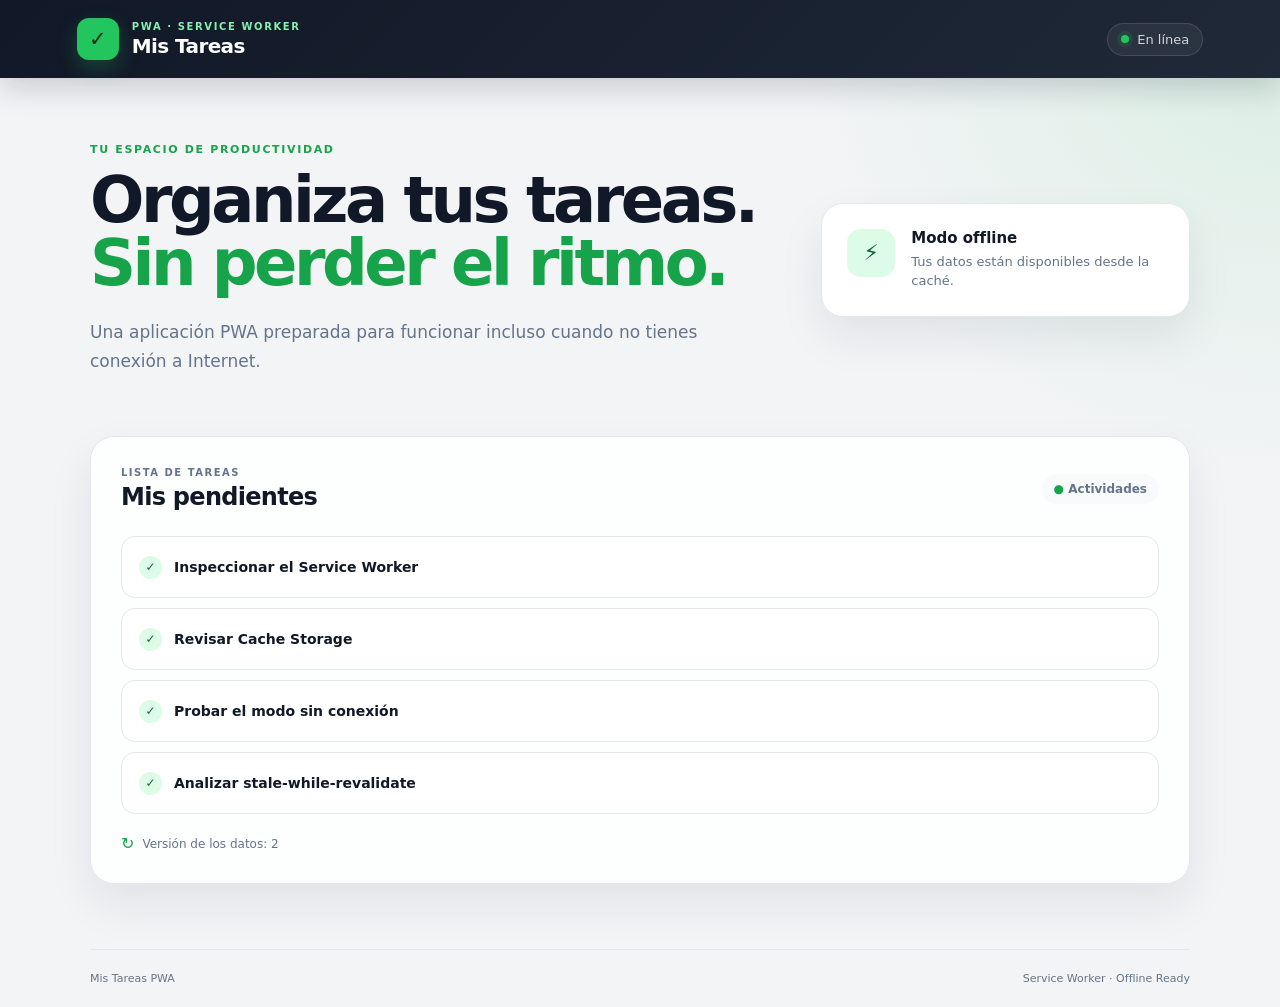
<file: index.html>
<!DOCTYPE html>
<html lang="es">

<head>
    <meta charset="UTF-8">
    <meta name="viewport" content="width=device-width, initial-scale=1">

    <meta name="theme-color" content="#111827">

    <title>Mis Tareas PWA</title>

    <link rel="manifest" href="manifest.webmanifest">
    <link rel="stylesheet" href="styles.css">
</head>

<body>

    <div class="app">

        <header class="header">

            <div class="brand">
                <div class="brand-icon">✓</div>

                <div>
                    <p class="eyebrow">PWA · SERVICE WORKER</p>
                    <h1>Mis Tareas</h1>
                </div>
            </div>

            <div class="status">
                <span class="status-dot"></span>
                <span id="estado-red">En línea</span>
            </div>

        </header>


        <main class="main">

            <section class="hero">

                <div>
                    <p class="hero-label">TU ESPACIO DE PRODUCTIVIDAD</p>

                    <h2>
                        Organiza tus tareas.
                        <span>Sin perder el ritmo.</span>
                    </h2>

                    <p class="hero-description">
                        Una aplicación PWA preparada para funcionar
                        incluso cuando no tienes conexión a Internet.
                    </p>
                </div>

                <div class="hero-card">

                    <div class="hero-card-icon">
                        ⚡
                    </div>

                    <div>
                        <strong>Modo offline</strong>
                        <p>Tus datos están disponibles desde la caché.</p>
                    </div>

                </div>

            </section>


            <section class="tasks-section">

                <div class="section-header">

                    <div>
                        <p class="section-label">LISTA DE TAREAS</p>
                        <h3>Mis pendientes</h3>
                    </div>

                    <div class="task-counter">
                        <span>●</span>
                        Actividades
                    </div>

                </div>

                <ul id="lista"></ul>

                <div class="data-version">
                    <span class="version-icon">↻</span>
                    <span id="origen">Cargando datos...</span>
                </div>

            </section>

        </main>


        <footer class="footer">

            <span>Mis Tareas PWA</span>

            <span>
                Service Worker · Offline Ready
            </span>

        </footer>

    </div>


    <div id="aviso" class="update-notice" hidden>

        <div class="update-content">

            <div class="update-icon">
                ↑
            </div>

            <div>
                <strong>Nueva versión disponible</strong>
                <p>Hay una actualización lista para instalar.</p>
            </div>

            <button id="btn-actualizar">
                Actualizar
            </button>

        </div>

    </div>


    <script src="app.js"></script>

</body>

</html>
</file>
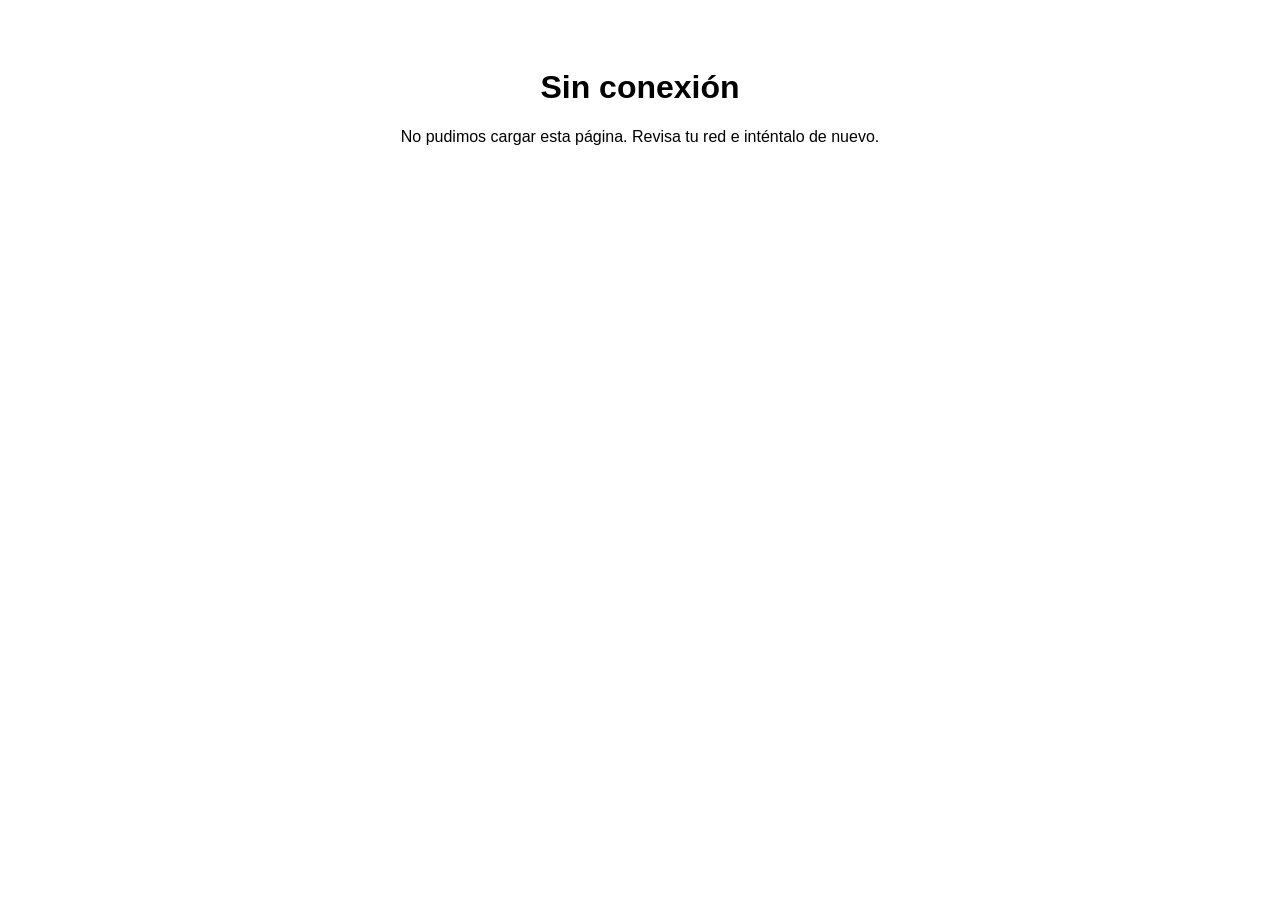
<file: offline.html>
<!DOCTYPE html>
<html lang="es">

<head>
    <meta charset="UTF-8">
    <meta name="viewport" content="width=device-width, initial-scale=1">

    <title>Sin conexión</title>
</head>

<body style="font-family:Arial;text-align:center;padding:40px">

    <h1>Sin conexión</h1>

    <p>
        No pudimos cargar esta página.
        Revisa tu red e inténtalo de nuevo.
    </p>

</body>

</html>
</file>
<file: styles.css>
* {
    box-sizing: border-box;
}

:root {
    --background: #f3f4f6;
    --surface: #ffffff;
    --surface-soft: #f8fafc;

    --primary: #111827;
    --primary-soft: #1f2937;

    --accent: #22c55e;
    --accent-dark: #16a34a;

    --text: #111827;
    --text-soft: #64748b;
    --border: #e5e7eb;

    --shadow: 0 20px 45px rgba(15, 23, 42, 0.08);
}

body {
    margin: 0;
    min-height: 100vh;

    font-family:
        Inter,
        ui-sans-serif,
        system-ui,
        -apple-system,
        BlinkMacSystemFont,
        "Segoe UI",
        sans-serif;

    color: var(--text);
    background:
        radial-gradient(
            circle at top right,
            rgba(34, 197, 94, 0.12),
            transparent 30%
        ),
        var(--background);
}


/* =========================
   APP
========================= */

.app {
    min-height: 100vh;

    display: flex;
    flex-direction: column;
}


/* =========================
   HEADER
========================= */

.header {
    min-height: 78px;

    padding: 0 6%;

    display: flex;
    align-items: center;
    justify-content: space-between;

    color: white;

    background:
        linear-gradient(
            135deg,
            #111827,
            #1f2937
        );

    box-shadow:
        0 10px 30px rgba(15, 23, 42, 0.18);
}

.brand {
    display: flex;
    align-items: center;
    gap: 13px;
}

.brand-icon {
    width: 42px;
    height: 42px;

    display: grid;
    place-items: center;

    border-radius: 12px;

    color: #052e16;
    background: var(--accent);

    font-size: 21px;
    font-weight: 900;

    box-shadow:
        0 8px 20px rgba(34, 197, 94, 0.25);
}

.eyebrow {
    margin: 0 0 2px;

    color: #86efac;

    font-size: 10px;
    font-weight: 800;
    letter-spacing: 0.16em;
}

h1 {
    margin: 0;

    font-size: 20px;
    font-weight: 750;
    letter-spacing: -0.03em;
}

.status {
    display: flex;
    align-items: center;
    gap: 8px;

    padding: 8px 13px;

    border: 1px solid rgba(255, 255, 255, 0.12);
    border-radius: 999px;

    color: #d1d5db;

    background: rgba(255, 255, 255, 0.06);

    font-size: 13px;
}

.status-dot {
    width: 8px;
    height: 8px;

    border-radius: 50%;

    background: var(--accent);

    box-shadow:
        0 0 0 4px rgba(34, 197, 94, 0.12);
}


/* =========================
   MAIN
========================= */

.main {
    width: min(1100px, 88%);

    margin: 0 auto;

    flex: 1;

    padding: 65px 0;
}


/* =========================
   HERO
========================= */

.hero {
    display: grid;
    grid-template-columns: 1.5fr 0.8fr;

    gap: 40px;

    align-items: center;

    margin-bottom: 60px;
}

.hero-label {
    margin: 0 0 13px;

    color: var(--accent-dark);

    font-size: 11px;
    font-weight: 900;

    letter-spacing: 0.15em;
}

.hero h2 {
    max-width: 700px;

    margin: 0;

    font-size: clamp(38px, 5vw, 64px);
    line-height: 0.98;

    letter-spacing: -0.055em;
}

.hero h2 span {
    display: block;

    color: var(--accent-dark);
}

.hero-description {
    max-width: 620px;

    margin: 24px 0 0;

    color: var(--text-soft);

    font-size: 17px;
    line-height: 1.7;
}


/* =========================
   HERO CARD
========================= */

.hero-card {
    padding: 25px;

    display: flex;
    align-items: flex-start;
    gap: 16px;

    border: 1px solid var(--border);
    border-radius: 22px;

    background: var(--surface);

    box-shadow: var(--shadow);
}

.hero-card-icon {
    width: 48px;
    height: 48px;

    flex-shrink: 0;

    display: grid;
    place-items: center;

    border-radius: 14px;

    color: #166534;
    background: #dcfce7;

    font-size: 22px;
}

.hero-card strong {
    display: block;

    margin-bottom: 5px;

    font-size: 15px;
}

.hero-card p {
    margin: 0;

    color: var(--text-soft);

    font-size: 13px;
    line-height: 1.5;
}


/* =========================
   TASKS
========================= */

.tasks-section {
    padding: 30px;

    border: 1px solid var(--border);
    border-radius: 24px;

    background: rgba(255, 255, 255, 0.88);

    box-shadow: var(--shadow);
}

.section-header {
    display: flex;
    align-items: center;
    justify-content: space-between;

    margin-bottom: 25px;
}

.section-label {
    margin: 0 0 5px;

    color: var(--text-soft);

    font-size: 10px;
    font-weight: 900;

    letter-spacing: 0.15em;
}

.section-header h3 {
    margin: 0;

    font-size: 24px;
    letter-spacing: -0.03em;
}

.task-counter {
    padding: 8px 12px;

    border-radius: 999px;

    color: var(--text-soft);

    background: var(--surface-soft);

    font-size: 12px;
    font-weight: 700;
}

.task-counter span {
    color: var(--accent-dark);
}


/* =========================
   TASK LIST
========================= */

#lista {
    display: grid;

    gap: 10px;

    margin: 0;
    padding: 0;

    list-style: none;
}

#lista li {
    position: relative;

    display: flex;
    align-items: center;

    min-height: 62px;

    margin: 0;
    padding: 14px 18px 14px 52px;

    border: 1px solid var(--border);
    border-radius: 14px;

    color: var(--text);

    background: var(--surface);

    font-size: 14px;
    font-weight: 600;

    transition:
        transform 0.2s ease,
        box-shadow 0.2s ease,
        border-color 0.2s ease;
}

#lista li::before {
    content: "✓";

    position: absolute;
    left: 17px;

    width: 23px;
    height: 23px;

    display: grid;
    place-items: center;

    border-radius: 50%;

    color: #166534;
    background: #dcfce7;

    font-size: 12px;
    font-weight: 900;
}

#lista li:hover {
    transform: translateY(-2px);

    border-color: #bbf7d0;

    box-shadow:
        0 10px 25px rgba(15, 23, 42, 0.06);
}


/* =========================
   DATA VERSION
========================= */

.data-version {
    display: flex;
    align-items: center;
    gap: 8px;

    margin-top: 20px;

    color: var(--text-soft);

    font-size: 12px;
}

.version-icon {
    color: var(--accent-dark);

    font-size: 16px;
}


/* =========================
   FOOTER
========================= */

.footer {
    width: min(1100px, 88%);

    margin: 0 auto;

    padding: 22px 0;

    display: flex;
    justify-content: space-between;

    border-top: 1px solid var(--border);

    color: var(--text-soft);

    font-size: 11px;
}


/* =========================
   UPDATE NOTICE
========================= */

.update-notice {
    position: fixed;

    right: 24px;
    bottom: 24px;

    z-index: 100;

    width: min(430px, calc(100% - 32px));

    padding: 16px;

    border: 1px solid #bbf7d0;
    border-radius: 18px;

    background: white;

    box-shadow:
        0 25px 60px rgba(15, 23, 42, 0.2);
}

.update-content {
    display: flex;
    align-items: center;
    gap: 13px;
}

.update-icon {
    width: 40px;
    height: 40px;

    flex-shrink: 0;

    display: grid;
    place-items: center;

    border-radius: 11px;

    color: #166534;
    background: #dcfce7;

    font-size: 20px;
    font-weight: 900;
}

.update-content strong {
    display: block;

    font-size: 13px;
}

.update-content p {
    margin: 3px 0 0;

    color: var(--text-soft);

    font-size: 11px;
}

#btn-actualizar {
    margin-left: auto;

    padding: 10px 14px;

    border: 0;
    border-radius: 10px;

    color: white;
    background: var(--primary);

    cursor: pointer;

    font-size: 12px;
    font-weight: 800;

    transition:
        transform 0.2s ease,
        background 0.2s ease;
}

#btn-actualizar:hover {
    transform: translateY(-1px);

    background: var(--accent-dark);
}


/* =========================
   RESPONSIVE
========================= */

@media (max-width: 800px) {

    .header {
        padding: 0 5%;
    }

    .hero {
        grid-template-columns: 1fr;

        gap: 25px;
    }

    .hero h2 {
        font-size: 46px;
    }

    .main {
        padding: 45px 0;
    }
}


@media (max-width: 560px) {

    .status {
        padding: 7px 9px;

        font-size: 11px;
    }

    .eyebrow {
        font-size: 8px;
    }

    h1 {
        font-size: 17px;
    }

    .brand-icon {
        width: 36px;
        height: 36px;
    }

    .hero h2 {
        font-size: 38px;
    }

    .hero-description {
        font-size: 15px;
    }

    .tasks-section {
        padding: 20px;
    }

    .section-header {
        align-items: flex-start;
        flex-direction: column;

        gap: 12px;
    }

    .footer {
        flex-direction: column;

        gap: 7px;
    }

    .update-content {
        align-items: flex-start;
        flex-wrap: wrap;
    }

    #btn-actualizar {
        width: 100%;
        margin-left: 0;
    }
}
</file>
